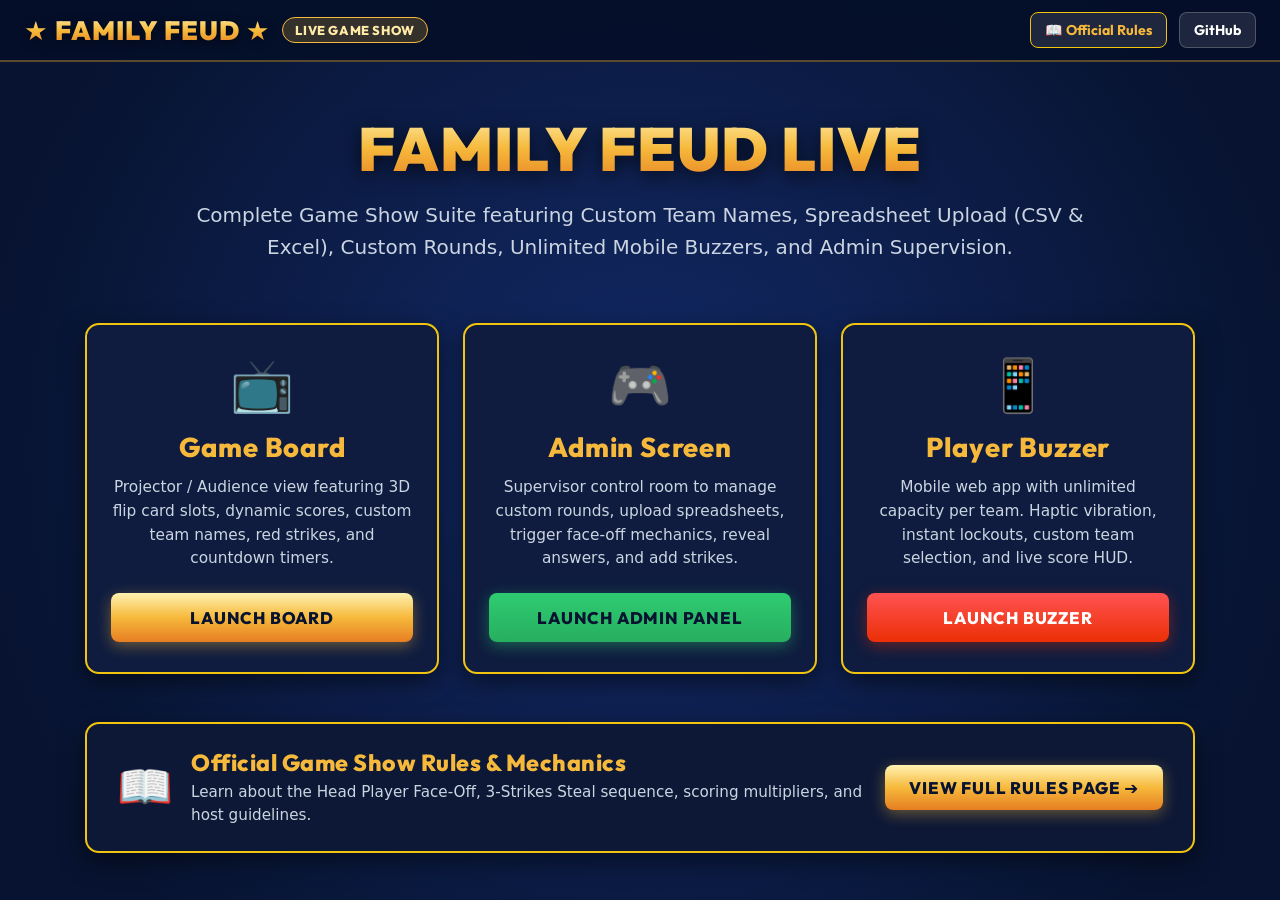
<file: index.html>
<!DOCTYPE html>
<html lang="en">
<head>
  <meta charset="UTF-8">
  <meta name="viewport" content="width=device-width, initial-scale=1.0">
  <title>Family Feud - Live Interactive Game Show Platform</title>
  <link rel="stylesheet" href="css/base.css">
  <style>
    .welcome-hero {
      text-align: center;
      padding: 48px 20px 32px;
      max-width: 960px;
      margin: 0 auto;
    }

    .main-title {
      font-family: var(--font-display);
      font-size: 3.8rem;
      font-weight: 900;
      letter-spacing: 1px;
      text-transform: uppercase;
      background: var(--gold-gradient);
      -webkit-background-clip: text;
      -webkit-text-fill-color: transparent;
      filter: drop-shadow(0 4px 10px rgba(0, 0, 0, 0.7));
      margin-bottom: 12px;
    }

    .sub-title {
      font-size: 1.25rem;
      color: var(--text-muted);
      margin-bottom: 28px;
      line-height: 1.6;
    }

    .launcher-grid {
      display: grid;
      grid-template-columns: repeat(3, 1fr);
      gap: 24px;
      max-width: 1150px;
      margin: 0 auto 48px;
      padding: 0 20px;
    }

    .launcher-card {
      background: #0f1c3f;
      border: 2px solid var(--gold-border);
      border-radius: var(--radius-md);
      padding: 30px 24px;
      text-align: center;
      display: flex;
      flex-direction: column;
      justify-content: space-between;
      transition: transform 0.22s ease, box-shadow 0.22s ease;
      box-shadow: 0 8px 24px rgba(0,0,0,0.5);
    }

    .launcher-card:hover {
      transform: translateY(-6px);
      box-shadow: 0 12px 35px rgba(246, 185, 59, 0.35);
    }

    .card-icon {
      font-size: 3.2rem;
      margin-bottom: 14px;
    }

    .card-heading {
      font-family: var(--font-display);
      font-size: 1.7rem;
      font-weight: 800;
      letter-spacing: 0.8px;
      color: var(--gold-primary);
      margin-bottom: 12px;
    }

    .card-desc {
      font-size: 0.96rem;
      color: var(--text-muted);
      margin-bottom: 22px;
      line-height: 1.55;
    }

    .card-action-btn {
      display: block;
      padding: 14px 20px;
      border-radius: var(--radius-sm);
      font-family: var(--font-display);
      font-weight: 800;
      font-size: 1.05rem;
      text-decoration: none;
      text-transform: uppercase;
      letter-spacing: 0.8px;
    }

    .btn-gold {
      background: var(--gold-gradient);
      color: #071330;
      box-shadow: 0 4px 15px rgba(246, 185, 59, 0.4);
    }

    .btn-blue {
      background: linear-gradient(180deg, #2ecc71 0%, #27ae60 100%);
      color: #071330;
      box-shadow: 0 4px 15px rgba(46, 204, 113, 0.4);
    }

    .btn-red {
      background: linear-gradient(180deg, #ff5252 0%, #eb2f06 100%);
      color: #fff;
      box-shadow: 0 4px 15px rgba(235, 47, 6, 0.4);
    }

    /* Rules Callout Section */
    .rules-section {
      max-width: 1150px;
      margin: 0 auto 60px;
      padding: 0 20px;
    }

    .rules-card {
      background: #0d1836;
      border: 2px solid var(--gold-border);
      border-radius: var(--radius-md);
      padding: 24px 30px;
      display: flex;
      justify-content: space-between;
      align-items: center;
      gap: 20px;
      box-shadow: 0 8px 24px rgba(0,0,0,0.5);
    }

    .rules-card-info {
      display: flex;
      align-items: center;
      gap: 18px;
    }

    .rules-card-icon {
      font-size: 2.8rem;
      line-height: 1;
    }

    .rules-card-title {
      font-family: var(--font-display);
      font-size: 1.45rem;
      font-weight: 800;
      color: var(--gold-primary);
      margin-bottom: 4px;
      letter-spacing: 0.5px;
    }

    .rules-card-desc {
      font-size: 0.95rem;
      color: var(--text-muted);
      line-height: 1.5;
    }

    @media (max-width: 860px) {
      .launcher-grid {
        grid-template-columns: 1fr;
      }
      .rules-card {
        flex-direction: column;
        text-align: center;
        padding: 22px 18px;
      }
      .rules-card-info {
        flex-direction: column;
        text-align: center;
        gap: 12px;
      }
      .rules-card .card-action-btn {
        width: 100%;
      }
      .main-title {
        font-size: 2.8rem;
      }
    }
  </style>
</head>
<body>
  <header class="app-header">
    <div class="brand">
      <span class="brand-logo">★ Family Feud ★</span>
      <span class="badge badge-gold">Live Game Show</span>
    </div>
    <div class="header-actions">
      <a href="rules.html" class="icon-btn" style="border-color:var(--gold-border);color:var(--gold-primary);">📖 Official Rules</a>
      <a href="https://github.com/matthewchongg/friendly-feud" target="_blank" class="icon-btn">GitHub</a>
    </div>
  </header>

  <main>
    <section class="welcome-hero">
      <h1 class="main-title">Family Feud Live</h1>
      <p class="sub-title">Complete Game Show Suite featuring Custom Team Names, Spreadsheet Upload (CSV & Excel), Custom Rounds, Unlimited Mobile Buzzers, and Admin Supervision.</p>
    </section>

    <!-- 3 Action Launcher Cards -->
    <section class="launcher-grid">
      <!-- 1: Projector Board View -->
      <div class="launcher-card">
        <div>
          <div class="card-icon">📺</div>
          <h2 class="card-heading">Game Board</h2>
          <p class="card-desc">Projector / Audience view featuring 3D flip card slots, dynamic scores, custom team names, red strikes, and countdown timers.</p>
        </div>
        <a href="board.html" class="card-action-btn btn-gold" target="_blank">Launch Board</a>
      </div>

      <!-- 2: Host & Admin Control -->
      <div class="launcher-card">
        <div>
          <div class="card-icon">🎮</div>
          <h2 class="card-heading">Admin Screen</h2>
          <p class="card-desc">Supervisor control room to manage custom rounds, upload spreadsheets, trigger face-off mechanics, reveal answers, and add strikes.</p>
        </div>
        <a href="admin.html" class="card-action-btn btn-blue">Launch Admin Panel</a>
      </div>

      <!-- 3: Player Buzzer -->
      <div class="launcher-card">
        <div>
          <div class="card-icon">📱</div>
          <h2 class="card-heading">Player Buzzer</h2>
          <p class="card-desc">Mobile web app with unlimited capacity per team. Haptic vibration, instant lockouts, custom team selection, and live score HUD.</p>
        </div>
        <a href="buzzer.html" class="card-action-btn btn-red" target="_blank">Launch Buzzer</a>
      </div>
    </section>

    <!-- Rules & Mechanics Quick Callout (Non-repetitive: link to full rules page only) -->
    <section class="rules-section">
      <div class="rules-card">
        <div class="rules-card-info">
          <div class="rules-card-icon">📖</div>
          <div>
            <h3 class="rules-card-title">Official Game Show Rules & Mechanics</h3>
            <p class="rules-card-desc">Learn about the Head Player Face-Off, 3-Strikes Steal sequence, scoring multipliers, and host guidelines.</p>
          </div>
        </div>
        <a href="rules.html" class="card-action-btn btn-gold" style="white-space:nowrap;padding:12px 24px;">View Full Rules Page ➔</a>
      </div>
    </section>
  </main>
</body>
</html>
</file>
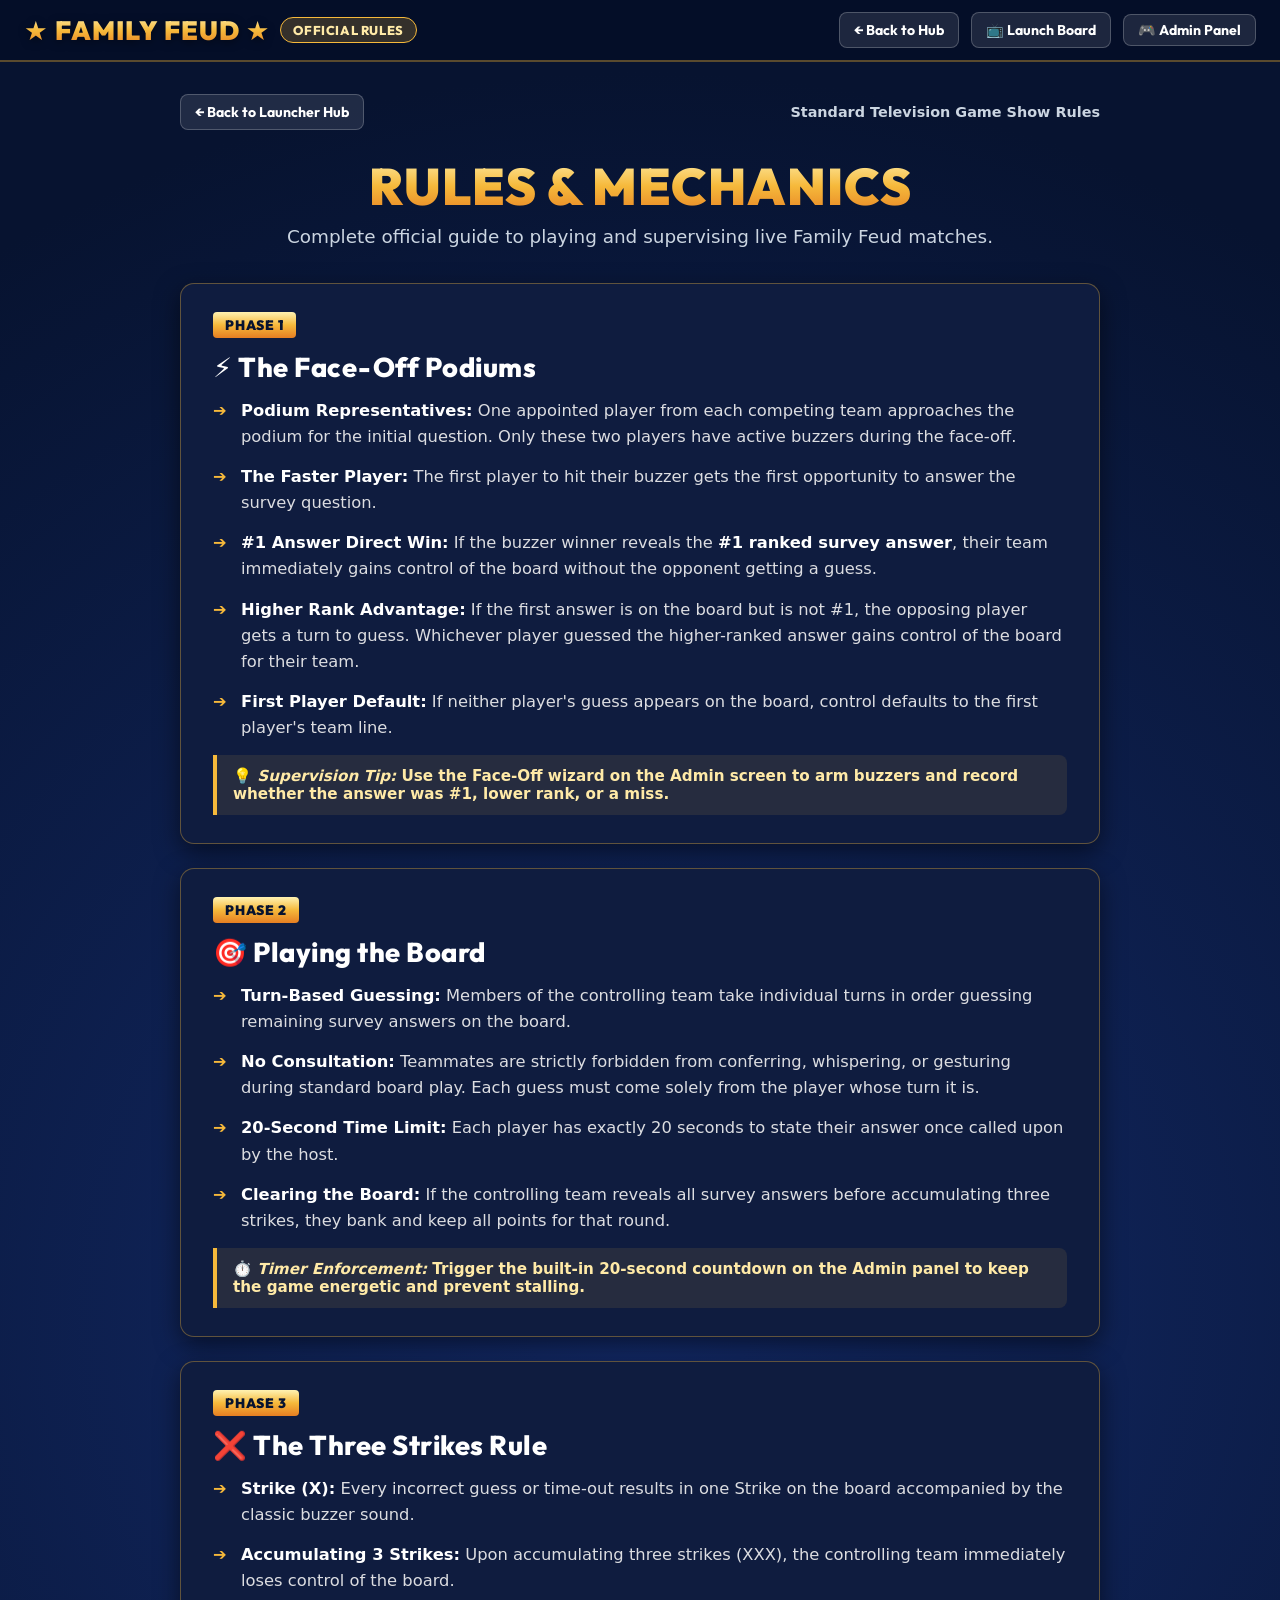
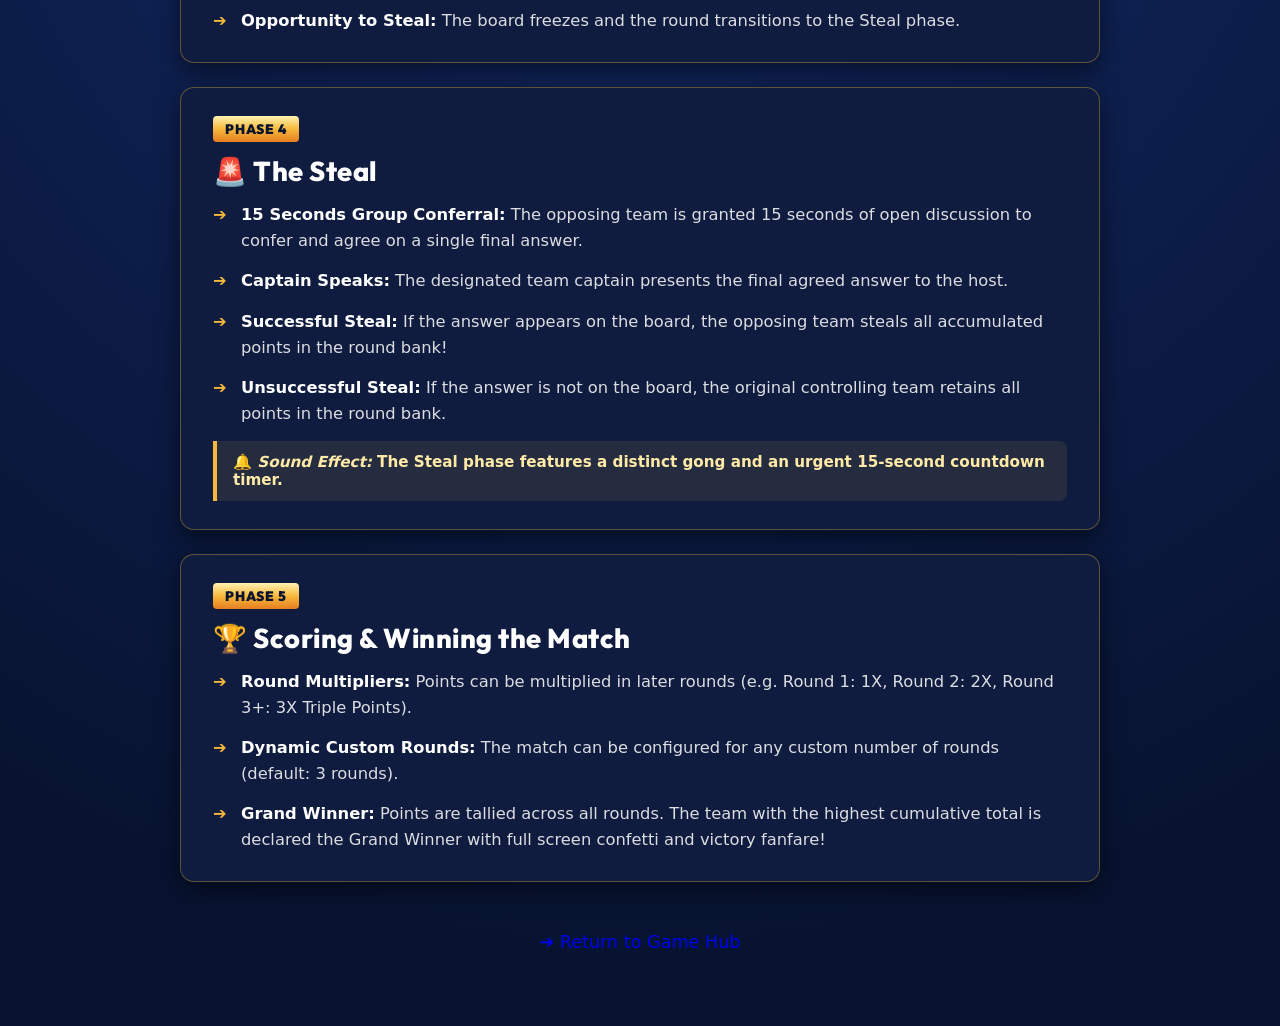
<file: rules.html>
<!DOCTYPE html>
<html lang="en">
<head>
  <meta charset="UTF-8">
  <meta name="viewport" content="width=device-width, initial-scale=1.0">
  <title>Family Feud - Rules and Mechanics Guide</title>
  <link rel="stylesheet" href="css/base.css">
  <style>
    .rules-page-container {
      max-width: 960px;
      margin: 0 auto;
      padding: 32px 20px 60px;
    }

    .rules-hero {
      text-align: center;
      margin-bottom: 36px;
    }

    .rules-main-title {
      font-family: var(--font-display);
      font-size: 3.2rem;
      font-weight: 900;
      background: var(--gold-gradient);
      -webkit-background-clip: text;
      -webkit-text-fill-color: transparent;
      letter-spacing: 1px;
      text-transform: uppercase;
      margin-bottom: 8px;
    }

    .rules-subtitle {
      font-size: 1.15rem;
      color: var(--text-muted);
    }

    .rules-card-box {
      background: #0f1c3f;
      border: 1px solid rgba(246, 185, 59, 0.35);
      border-radius: var(--radius-md);
      padding: 28px 32px;
      margin-bottom: 24px;
      box-shadow: 0 8px 24px rgba(0, 0, 0, 0.5);
    }

    .phase-badge {
      display: inline-block;
      background: var(--gold-gradient);
      color: #071330;
      font-family: var(--font-display);
      font-weight: 900;
      font-size: 0.85rem;
      padding: 4px 12px;
      border-radius: 4px;
      text-transform: uppercase;
      margin-bottom: 12px;
      letter-spacing: 0.8px;
    }

    .phase-title {
      font-family: var(--font-display);
      font-size: 1.7rem;
      font-weight: 800;
      color: #ffffff;
      margin-bottom: 14px;
      display: flex;
      align-items: center;
      gap: 10px;
    }

    .rules-list {
      list-style: none;
      padding: 0;
      margin: 0;
      display: flex;
      flex-direction: column;
      gap: 14px;
    }

    .rules-list li {
      position: relative;
      padding-left: 28px;
      font-size: 1.02rem;
      line-height: 1.6;
      color: #dcdde1;
    }

    .rules-list li::before {
      content: "➔";
      position: absolute;
      left: 0;
      color: var(--gold-primary);
      font-weight: 900;
    }

    .highlight-rule {
      background: rgba(246, 185, 59, 0.1);
      border-left: 4px solid var(--gold-primary);
      padding: 12px 16px;
      border-radius: 0 var(--radius-sm) var(--radius-sm) 0;
      margin-top: 14px;
      font-size: 0.95rem;
      color: var(--gold-glow);
      font-weight: 600;
    }

    .nav-buttons-bar {
      display: flex;
      justify-content: space-between;
      align-items: center;
      margin-bottom: 24px;
      flex-wrap: wrap;
      gap: 12px;
    }

    @media (max-width: 600px) {
      .rules-main-title {
        font-size: 2.2rem;
      }
      .rules-card-box {
        padding: 20px 16px;
      }
      .phase-title {
        font-size: 1.35rem;
      }
      .rules-list li {
        font-size: 0.95rem;
        padding-left: 24px;
      }
    }
  </style>
</head>
<body>
  <header class="app-header">
    <div class="brand">
      <a href="index.html" style="text-decoration:none;display:flex;align-items:center;gap:10px;">
        <span class="brand-logo">★ Family Feud ★</span>
        <span class="badge badge-gold">Official Rules</span>
      </a>
    </div>
    <div class="header-actions">
      <a href="index.html" class="icon-btn">← Back to Hub</a>
      <a href="board.html" class="icon-btn" target="_blank">📺 Launch Board</a>
      <a href="admin.html" class="icon-btn btn-primary" style="padding:6px 14px;">🎮 Admin Panel</a>
    </div>
  </header>

  <main class="rules-page-container">
    <div class="nav-buttons-bar">
      <a href="index.html" class="icon-btn">← Back to Launcher Hub</a>
      <span style="font-size:0.9rem;color:var(--text-muted);font-weight:700;">Standard Television Game Show Rules</span>
    </div>

    <div class="rules-hero">
      <h1 class="rules-main-title">Rules & Mechanics</h1>
      <p class="rules-subtitle">Complete official guide to playing and supervising live Family Feud matches.</p>
    </div>

    <!-- Phase 1: The Face-Off -->
    <section class="rules-card-box">
      <span class="phase-badge">Phase 1</span>
      <h2 class="phase-title">⚡ The Face-Off Podiums</h2>
      <ul class="rules-list">
        <li><strong>Podium Representatives:</strong> One appointed player from each competing team approaches the podium for the initial question. Only these two players have active buzzers during the face-off.</li>
        <li><strong>The Faster Player:</strong> The first player to hit their buzzer gets the first opportunity to answer the survey question.</li>
        <li><strong>#1 Answer Direct Win:</strong> If the buzzer winner reveals the <strong>#1 ranked survey answer</strong>, their team immediately gains control of the board without the opponent getting a guess.</li>
        <li><strong>Higher Rank Advantage:</strong> If the first answer is on the board but is not #1, the opposing player gets a turn to guess. Whichever player guessed the higher-ranked answer gains control of the board for their team.</li>
        <li><strong>First Player Default:</strong> If neither player's guess appears on the board, control defaults to the first player's team line.</li>
      </ul>
      <div class="highlight-rule">
        💡 <em>Supervision Tip:</em> Use the Face-Off wizard on the Admin screen to arm buzzers and record whether the answer was #1, lower rank, or a miss.
      </div>
    </section>

    <!-- Phase 2: Playing the Board -->
    <section class="rules-card-box">
      <span class="phase-badge">Phase 2</span>
      <h2 class="phase-title">🎯 Playing the Board</h2>
      <ul class="rules-list">
        <li><strong>Turn-Based Guessing:</strong> Members of the controlling team take individual turns in order guessing remaining survey answers on the board.</li>
        <li><strong>No Consultation:</strong> Teammates are strictly forbidden from conferring, whispering, or gesturing during standard board play. Each guess must come solely from the player whose turn it is.</li>
        <li><strong>20-Second Time Limit:</strong> Each player has exactly 20 seconds to state their answer once called upon by the host.</li>
        <li><strong>Clearing the Board:</strong> If the controlling team reveals all survey answers before accumulating three strikes, they bank and keep all points for that round.</li>
      </ul>
      <div class="highlight-rule">
        ⏱️ <em>Timer Enforcement:</em> Trigger the built-in 20-second countdown on the Admin panel to keep the game energetic and prevent stalling.
      </div>
    </section>

    <!-- Phase 3: Three Strikes -->
    <section class="rules-card-box">
      <span class="phase-badge">Phase 3</span>
      <h2 class="phase-title">❌ The Three Strikes Rule</h2>
      <ul class="rules-list">
        <li><strong>Strike (X):</strong> Every incorrect guess or time-out results in one Strike on the board accompanied by the classic buzzer sound.</li>
        <li><strong>Accumulating 3 Strikes:</strong> Upon accumulating three strikes (XXX), the controlling team immediately loses control of the board.</li>
        <li><strong>Opportunity to Steal:</strong> The board freezes and the round transitions to the Steal phase.</li>
      </ul>
    </section>

    <!-- Phase 4: The Steal -->
    <section class="rules-card-box">
      <span class="phase-badge">Phase 4</span>
      <h2 class="phase-title">🚨 The Steal</h2>
      <ul class="rules-list">
        <li><strong>15 Seconds Group Conferral:</strong> The opposing team is granted 15 seconds of open discussion to confer and agree on a single final answer.</li>
        <li><strong>Captain Speaks:</strong> The designated team captain presents the final agreed answer to the host.</li>
        <li><strong>Successful Steal:</strong> If the answer appears on the board, the opposing team steals all accumulated points in the round bank!</li>
        <li><strong>Unsuccessful Steal:</strong> If the answer is not on the board, the original controlling team retains all points in the round bank.</li>
      </ul>
      <div class="highlight-rule">
        🔔 <em>Sound Effect:</em> The Steal phase features a distinct gong and an urgent 15-second countdown timer.
      </div>
    </section>

    <!-- Phase 5: Winning & Multipliers -->
    <section class="rules-card-box">
      <span class="phase-badge">Phase 5</span>
      <h2 class="phase-title">🏆 Scoring & Winning the Match</h2>
      <ul class="rules-list">
        <li><strong>Round Multipliers:</strong> Points can be multiplied in later rounds (e.g. Round 1: 1X, Round 2: 2X, Round 3+: 3X Triple Points).</li>
        <li><strong>Dynamic Custom Rounds:</strong> The match can be configured for any custom number of rounds (default: 3 rounds).</li>
        <li><strong>Grand Winner:</strong> Points are tallied across all rounds. The team with the highest cumulative total is declared the Grand Winner with full screen confetti and victory fanfare!</li>
      </ul>
    </section>

    <div style="text-align:center;margin-top:36px;">
      <a href="index.html" class="btn-primary" style="padding:14px 32px;font-size:1.1rem;display:inline-block;text-decoration:none;">➔ Return to Game Hub</a>
    </div>
  </main>
</body>
</html>
</file>
<file: css/base.css>
﻿/* Family Feud Global Styles & Variables */
@import url('https://fonts.googleapis.com/css2?family=Montserrat:wght@600;700;800;900&family=Outfit:wght@500;600;700;800;900&display=swap');

:root {
  --bg-deep-blue: #071330;
  --bg-board-blue: #0c2461;
  --bg-card-blue: #1e3799;
  --card-gradient: linear-gradient(135deg, #1e3799 0%, #0c2461 100%);
  --gold-primary: #f6b93b;
  --gold-glow: #ffeaa7;
  --gold-border: #f1c40f;
  --gold-gradient: linear-gradient(180deg, #fff2b2 0%, #f6b93b 50%, #e67e22 100%);
  --strike-red: #eb2f06;
  --strike-glow: rgba(235, 47, 6, 0.7);
  --team1-color: #2ecc71;
  --team1-glow: rgba(46, 204, 113, 0.5);
  --team2-color: #ff5252;
  --team2-glow: rgba(255, 82, 82, 0.5);
  --text-light: #ffffff;
  --text-muted: #cbd5e1;
  /* Highly legible modern geometric sans for display & titles */
  --font-display: 'Outfit', 'Montserrat', 'Trebuchet MS', 'Segoe UI', system-ui, sans-serif;
  --font-body: 'Segoe UI', system-ui, -apple-system, BlinkMacSystemFont, sans-serif;
  --radius-sm: 8px;
  --radius-md: 14px;
  --radius-lg: 20px;
  --shadow-gold: 0 0 25px rgba(246, 185, 59, 0.45);
}

* {
  box-sizing: border-box;
  margin: 0;
  padding: 0;
}

body {
  font-family: var(--font-body);
  background: radial-gradient(circle at center, #132a68 0%, #071330 85%);
  color: var(--text-light);
  min-height: 100vh;
  overflow-x: hidden;
  -webkit-font-smoothing: antialiased;
  -moz-osx-font-smoothing: grayscale;
}

/* Clear, crisp typography for headings and bold texts */
h1, h2, h3, h4, h5, h6 {
  font-family: var(--font-display);
  font-weight: 800;
  letter-spacing: 0.5px;
  color: #ffffff;
}

strong, b {
  font-weight: 700;
  color: #ffffff;
}

button {
  cursor: pointer;
  font-family: var(--font-display);
  font-weight: 700;
  border: none;
  outline: none;
  transition: all 0.18s ease;
  letter-spacing: 0.3px;
}

button:active {
  transform: scale(0.97);
}

/* Common Header Bar */
.app-header {
  display: flex;
  justify-content: space-between;
  align-items: center;
  padding: 12px 24px;
  background: rgba(5, 15, 40, 0.9);
  backdrop-filter: blur(10px);
  border-bottom: 2px solid rgba(246, 185, 59, 0.35);
}

.brand {
  display: flex;
  align-items: center;
  gap: 12px;
}

.brand-logo {
  font-family: var(--font-display);
  font-weight: 900;
  font-size: 1.65rem;
  letter-spacing: 1px;
  text-transform: uppercase;
  background: var(--gold-gradient);
  -webkit-background-clip: text;
  -webkit-text-fill-color: transparent;
  filter: drop-shadow(0 2px 4px rgba(0,0,0,0.5));
}

.badge {
  display: inline-block;
  padding: 4px 12px;
  border-radius: 20px;
  font-size: 0.8rem;
  font-weight: 800;
  text-transform: uppercase;
  letter-spacing: 0.6px;
  font-family: var(--font-display);
}

.badge-gold {
  background: rgba(246, 185, 59, 0.2);
  color: #ffeaa7;
  border: 1px solid var(--gold-primary);
}

.badge-green {
  background: rgba(46, 204, 113, 0.2);
  color: #2ecc71;
  border: 1px solid #2ecc71;
}

.badge-red {
  background: rgba(235, 47, 6, 0.2);
  color: #ff7675;
  border: 1px solid var(--strike-red);
}

.header-actions {
  display: flex;
  align-items: center;
  gap: 12px;
}

.icon-btn {
  background: rgba(255, 255, 255, 0.1);
  color: var(--text-light);
  border: 1px solid rgba(255, 255, 255, 0.22);
  border-radius: var(--radius-sm);
  padding: 8px 14px;
  font-size: 0.88rem;
  font-weight: 700;
  display: inline-flex;
  align-items: center;
  gap: 6px;
  text-decoration: none;
  font-family: var(--font-display);
}

.icon-btn:hover {
  background: rgba(255, 255, 255, 0.2);
  border-color: var(--gold-primary);
  color: #ffeaa7;
}

/* Modals */
.modal-overlay {
  position: fixed;
  top: 0;
  left: 0;
  width: 100vw;
  height: 100vh;
  background: rgba(3, 8, 22, 0.88);
  backdrop-filter: blur(8px);
  display: flex;
  justify-content: center;
  align-items: center;
  z-index: 9999;
  opacity: 0;
  pointer-events: none;
  transition: opacity 0.25s ease;
}

.modal-overlay.active {
  opacity: 1;
  pointer-events: auto;
}

.modal-card {
  background: #0d1938;
  border: 2px solid var(--gold-border);
  border-radius: var(--radius-md);
  box-shadow: 0 12px 45px rgba(0,0,0,0.8), var(--shadow-gold);
  width: 90%;
  max-width: 680px;
  max-height: 88vh;
  overflow-y: auto;
  padding: 28px;
  position: relative;
}

.modal-header {
  display: flex;
  justify-content: space-between;
  align-items: center;
  border-bottom: 1px solid rgba(255, 255, 255, 0.15);
  padding-bottom: 14px;
  margin-bottom: 18px;
}

.modal-title {
  font-family: var(--font-display);
  font-weight: 800;
  font-size: 1.5rem;
  color: var(--gold-primary);
  letter-spacing: 0.8px;
}

.close-modal-btn {
  background: transparent;
  color: var(--text-muted);
  font-size: 1.8rem;
  border: none;
  line-height: 1;
}

.close-modal-btn:hover {
  color: #ffffff;
}

/* Form Styles */
.form-input {
  width: 100%;
  box-sizing: border-box;
  background: rgba(3, 8, 22, 0.7);
  border: 1px solid rgba(255, 255, 255, 0.25);
  border-radius: var(--radius-sm);
  color: #ffffff;
  padding: 10px 14px;
  font-size: 0.95rem;
  font-family: var(--font-body);
  transition: border-color 0.2s ease, box-shadow 0.2s ease;
}

select.form-input {
  width: 100%;
  box-sizing: border-box;
  background-color: #0d1938;
  color: #ffffff;
  cursor: pointer;
}

select.form-input option {
  background-color: #0d1938;
  color: #ffffff;
  padding: 8px;
}

.form-input:focus {
  border-color: var(--gold-primary);
  box-shadow: 0 0 10px rgba(246, 185, 59, 0.4);
  outline: none;
}

/* Utility Animations */
@keyframes pulseGlow {
  0% { box-shadow: 0 0 10px rgba(246, 185, 59, 0.3); }
  50% { box-shadow: 0 0 25px rgba(246, 185, 59, 0.7); }
  100% { box-shadow: 0 0 10px rgba(246, 185, 59, 0.3); }
}

@keyframes strikeShake {
  0% { transform: scale(0.6) rotate(0deg); opacity: 0; }
  40% { transform: scale(1.2) rotate(-5deg); opacity: 1; }
  60% { transform: scale(0.95) rotate(4deg); }
  80% { transform: scale(1.05) rotate(-2deg); }
  100% { transform: scale(1) rotate(0deg); opacity: 1; }
}
</file>
